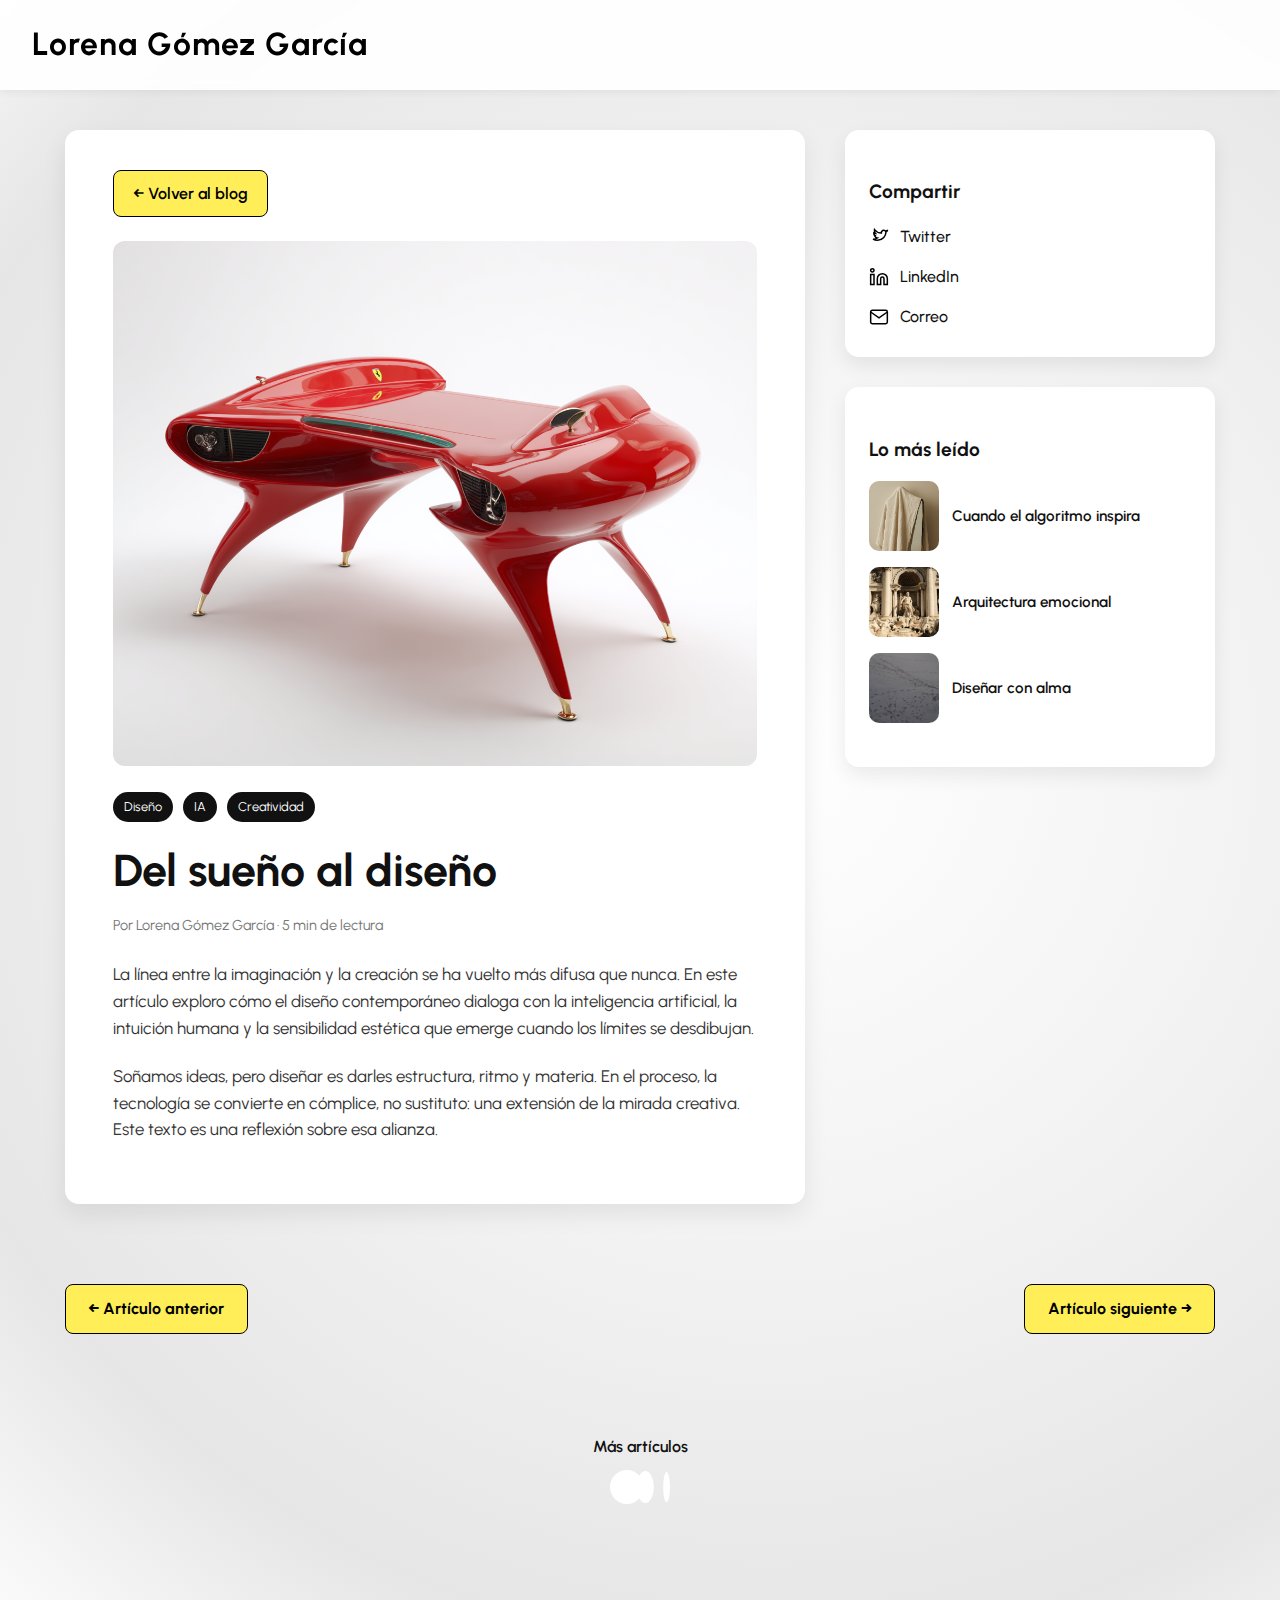
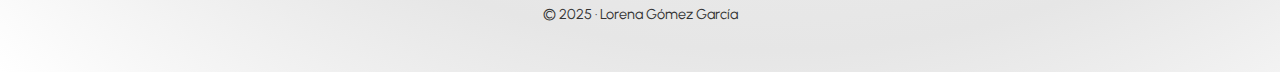
<file: del_sueño_al_diseño.html>
<!DOCTYPE html>
<html lang="es">
<head>
  <meta charset="UTF-8" />
  <meta name="viewport" content="width=device-width, initial-scale=1.0" />
  <title>Del sueño al diseño — Blog · Lorena Gómez García</title>

  <!-- Tipografía y estilos -->
  <link href="https://fonts.googleapis.com/css2?family=Urbanist:wght@400;500;600;700;800&display=swap" rel="stylesheet" />
  <link rel="stylesheet" href="stylealbum.css" />

  <style>
    body {
      background: radial-gradient(circle at 60% 45%, #ffffff 0%, #f3f3f3 40%, #e6e6e6 75%, #ffffff 100%);
      font-family: 'Urbanist', sans-serif;
      color: #111;
      line-height: 1.6;
      padding-top: 90px;
    }

    /* Caja principal */
    main.post-page {
      max-width: 1150px;
      margin: 0 auto;
      display: grid;
      grid-template-columns: 2fr 1fr;
      gap: 40px;
      padding: 40px 20px 80px;
    }

    .article-box {
      background: #fff;
      border-radius: 14px;
      box-shadow: 0 10px 25px rgba(0,0,0,0.08);
      padding: 40px 48px;
    }

    .article-box img.portada {
      width: 100%;
      border-radius: 12px;
      margin-bottom: 1.6rem;
      object-fit: cover;
    }

    .categories {
      display: flex;
      flex-wrap: wrap;
      gap: .6rem;
      margin-bottom: .8rem;
    }
    .cat {
      background: #111;
      color: #fff;
      font-size: .8rem;
      padding: .3rem .7rem;
      border-radius: 999px;
    }

    .article-box h1 {
      font-size: clamp(2rem, 1.2rem + 2vw, 3rem);
      margin: 0 0 .5rem;
      font-weight: 700;
    }

    .article-meta {
      font-size: .9rem;
      color: #777;
      margin-bottom: 1.5rem;
    }

    .article-box p {
      font-size: 1.05rem;
      color: #333;
      margin-bottom: 1.3rem;
    }

    .volver-blog {
      display: inline-block;
      margin-bottom: 1.5rem;
      background: #FFEE58;
      border: 1.5px solid #000;
      color: #000;
      font-weight: 600;
      border-radius: 8px;
      padding: .6rem 1.2rem;
      text-decoration: none;
      transition: all .3s ease;
    }
    .volver-blog:hover {
      background: #000;
      color: #fff;
      transform: translateY(-2px);
    }

    /* ASIDE */
    aside {
      display: flex;
      flex-direction: column;
      gap: 30px;
    }

    .aside-box {
      background: #fff;
      border-radius: 14px;
      box-shadow: 0 8px 20px rgba(0,0,0,0.08);
      padding: 28px 24px;
    }

    .aside-box h3 {
      font-size: 1.2rem;
      margin-bottom: 1rem;
      font-weight: 700;
    }

    /* Compartir */
    .share-buttons {
      display: flex;
      flex-direction: column;
      gap: .9rem;
    }

    .share-buttons a {
      display: flex;
      align-items: center;
      gap: .7rem;
      color: #111;
      text-decoration: none;
      font-weight: 500;
      transition: transform .25s ease;
    }
    .share-buttons a:hover { transform: translateX(4px); }

    .share-buttons svg {
      width: 20px;
      height: 20px;
      stroke: #000;
    }

    /* Lo más leído */
    .most-read-item {
      display: flex;
      align-items: center;
      gap: .8rem;
      margin-bottom: 1rem;
      text-decoration: none;
      color: #111;
      transition: transform .25s ease;
    }
    .most-read-item:hover { transform: translateX(4px); }

    .most-read-item img {
      width: 70px;
      height: 70px;
      border-radius: 10px;
      object-fit: cover;
      flex-shrink: 0;
    }

    .most-read-item span {
      font-size: .95rem;
      font-weight: 600;
    }

    /* Navegación */
    .article-nav {
      display: flex;
      justify-content: space-between;
      max-width: 1150px;
      margin: 0 auto 100px;
      padding: 0 20px;
    }

    .article-nav a {
      background: #FFEE58;
      color: #000;
      font-weight: 700;
      border: 1.5px solid #000;
      padding: .7rem 1.4rem;
      border-radius: 8px;
      text-decoration: none;
      transition: all .3s ease;
    }

    .article-nav a:hover {
      background: #000;
      color: #fff;
      transform: translateY(-2px);
    }

    /* Medium */
    .leer-mas-medium {
      text-align: center;
      margin: 80px auto 50px;
    }
    .leer-mas-texto {
      font-weight: 600;
      margin-bottom: 10px;
    }
    .medium-link svg {
      width: 60px;
      height: auto;
    }

    /* Footer transparente */
    footer {
      background: transparent !important;
      border: none;
      text-align: center;
      color: #333;
      padding: 1rem;
      margin-bottom: 30px;
    }

    @media (max-width: 900px) {
      main.post-page { grid-template-columns: 1fr; padding: 20px; }
      .article-box { padding: 28px 24px; }
      .article-nav { flex-direction: column; gap: 16px; align-items: center; }
    }
  </style>
</head>

<body class="page-blog">

  <!-- Preloader -->
  <div id="preloader">
    <div class="dots">
      <div class="dot"></div><div class="dot"></div><div class="dot"></div>
    </div>
  </div>

  <!-- Header -->
  <header id="main-header">
    <h1 class="logo" data-short="Lorena Gómez">Lorena Gómez García</h1>
    <button class="menu-toggle" aria-expanded="false" aria-controls="primary-nav" aria-label="Abrir menú">
      <span class="menu-icon" aria-hidden="true">+</span>
    </button>
    <nav id="primary-nav" aria-label="Menú principal" hidden>
      <a href="index.html">Home</a>
      <a href="redacción.html">Redacción</a>
      <a href="diseño.html">Diseño</a>
      <a href="fotografía.html">Fotografía</a>
      <a href="index.html#contacto" class="btn-contacto">Contacto</a>
    </nav>
  </header>

  <!-- CONTENIDO -->
  <main class="post-page">
    <article class="article-box">
      <a href="blog.html" class="volver-blog">← Volver al blog</a>

      <img src="images/imgblog_designfurniture.png" alt="Portada del artículo Del sueño al diseño" class="portada"/>

      <div class="categories">
        <span class="cat">Diseño</span>
        <span class="cat">IA</span>
        <span class="cat">Creatividad</span>
      </div>

      <h1>Del sueño al diseño</h1>
      <div class="article-meta">Por Lorena Gómez García · 5 min de lectura</div>

      <p>La línea entre la imaginación y la creación se ha vuelto más difusa que nunca. En este artículo exploro cómo el diseño contemporáneo dialoga con la inteligencia artificial, la intuición humana y la sensibilidad estética que emerge cuando los límites se desdibujan.</p>

      <p>Soñamos ideas, pero diseñar es darles estructura, ritmo y materia. En el proceso, la tecnología se convierte en cómplice, no sustituto: una extensión de la mirada creativa. Este texto es una reflexión sobre esa alianza.</p>
    </article>

    <aside>
      <div class="aside-box">
        <h3>Compartir</h3>
        <div class="share-buttons">
          <a href="#"><svg xmlns="http://www.w3.org/2000/svg" fill="none" viewBox="0 0 24 24" stroke-width="1.8"><path d="M22 4s-1.5.6-2.3.8c-.8-.9-2.2-1.2-3.3-.6-1.1.6-1.8 1.9-1.6 3.1-3.2-.1-6.3-1.7-8.2-4.2C6.3 5 6.5 6.7 7.6 7.7c-.6 0-1.2-.2-1.8-.4v.1c0 1.7 1.1 3.1 2.7 3.5-.5.1-1 .1-1.5 0 .4 1.3 1.6 2.2 3 2.3-1.2.9-2.7 1.4-4.2 1.4-.3 0-.6 0-.9-.1 1.6 1 3.5 1.5 5.4 1.5 6.5 0 10-5.4 10-10V6c.7-.5 1.3-1.1 1.8-1.8Z"/></svg> Twitter</a>
          <a href="#"><svg xmlns="http://www.w3.org/2000/svg" fill="none" viewBox="0 0 24 24" stroke-width="1.8"><path d="M16 8a6 6 0 0 1 6 6v7h-4v-7a2 2 0 0 0-4 0v7h-4v-7a6 6 0 0 1 6-6Z"/><rect x="2" y="9" width="4" height="12"/><circle cx="4" cy="4" r="2"/></svg> LinkedIn</a>
          <a href="#"><svg xmlns="http://www.w3.org/2000/svg" fill="none" viewBox="0 0 24 24" stroke-width="1.8"><rect x="2" y="4" width="20" height="16" rx="2" ry="2"/><polyline points="22,6 12,13 2,6"/></svg> Correo</a>
        </div>
      </div>

      <div class="aside-box">
        <h3>Lo más leído</h3>
        <a href="#" class="most-read-item">
          <img src="images/imgblog_intimidad.png" alt="">
          <span>Cuando el algoritmo inspira</span>
        </a>
        <a href="#" class="most-read-item">
          <img src="images/imgblog_italia.jpg" alt="">
          <span>Arquitectura emocional</span>
        </a>
        <a href="#" class="most-read-item">
          <img src="images/imgblog_muerte.JPG" alt="">
          <span>Diseñar con alma</span>
        </a>
      </div>
    </aside>
  </main>

  <div class="article-nav">
    <a href="#">← Artículo anterior</a>
    <a href="#">Artículo siguiente →</a>
  </div>

  <section class="leer-mas-medium">
    <p class="leer-mas-texto">Más artículos</p>
    <a href="https://medium.com/@Litlorg" target="_blank" class="medium-link" aria-label="Leer más en Medium">
      <svg xmlns="http://www.w3.org/2000/svg" viewBox="0 0 1043.63 592.71" fill="#fff"><path d="M588.67 296.36c0 163.68-131.58 296.35-294.33 296.35S0 460 0 296.36 131.58 0 294.34 0s294.33 132.67 294.33 296.36zm173.53 0c0 154.12-65.79 279.12-146.97 279.12s-146.97-125-146.97-279.12 65.79-279.11 146.97-279.11 146.97 124.99 146.97 279.11zm281.43 0c0 145.49-26.31 263.47-58.78 263.47s-58.78-117.98-58.78-263.47 26.31-263.46 58.78-263.46 58.78 117.97 58.78 263.46z"/></svg>
    </a>
  </section>

  <div class="redes-contacto">
    <div class="iconos-redes">
      <a href="https://www.instagram.com/lorenagmzz" target="_blank" aria-label="Perfil personal"><svg xmlns="http://www.w3.org/2000/svg" fill="none" viewBox="0 0 24 24" stroke-width="1.8"><path d="M20 21v-2a4 4 0 0 0-4-4H8a4 4 0 0 0-4 4v2"/><circle cx="12" cy="7" r="4"/></svg></a>
      <a href="https://www.instagram.com/vanlor.studio" target="_blank" aria-label="Instagram"><svg xmlns="http://www.w3.org/2000/svg" fill="none" viewBox="0 0 24 24" stroke-width="1.8"><rect x="2" y="2" width="20" height="20" rx="5" ry="5"/><path d="M16 11.37A4 4 0 1 1 12.63 8 4 4 0 0 1 16 11.37z"/></svg></a>
      <a href="https://www.linkedin.com/in/lorena-gomez-garcia" target="_blank" aria-label="LinkedIn"><svg xmlns="http://www.w3.org/2000/svg" fill="none" viewBox="0 0 24 24" stroke-width="1.8"><path d="M16 8a6 6 0 0 1 6 6v7h-4v-7a2 2 0 0 0-4 0v7h-4v-7a6 6 0 0 1 6-6Z"/><rect x="2" y="9" width="4" height="12"/><circle cx="4" cy="4" r="2"/></svg></a>
      <a href="mailto:lorenagomezcontacto@gmail.com" aria-label="Correo electrónico"><svg xmlns="http://www.w3.org/2000/svg" fill="none" viewBox="0 0 24 24" stroke-width="1.8"><rect x="2" y="4" width="20" height="16" rx="2" ry="2"/><polyline points="22,6 12,13 2,6"/></svg></a>
    </div>
  </div>

  <footer>© 2025 · Lorena Gómez García</footer>

  <script>
    window.addEventListener('load',()=>{document.getElementById('preloader').classList.add('hide')});
    (function(){const h=document.getElementById('main-header');let y0=window.scrollY;
      window.addEventListener('scroll',()=>{const y=window.scrollY;if(y>y0)h.classList.add('hide');else h.classList.remove('hide');if(y>60)h.classList.add('solid');else h.classList.remove('solid');y0=y<0?0:y;},{passive:true});})();
  </script>
</body>
</html>
</file>
<file: stylealbum.css>
/* ============================================================
   FOTOGRAFÍA — RESTAURADA Y BLINDADA
   ============================================================ */
body.fotografia-page {
  background: #000;
  font-family: 'Urbanist', sans-serif;
  color: #fff;
  overflow-x: hidden;
}

/* ====== SECCIÓN EDITORIAL (Slideshow 16:9) ====== */
.editorial {
  position: relative;
  background: #000;
  display: flex;
  justify-content: center;
  align-items: center;
  padding: clamp(3rem, 8vw, 4rem) 0;
  overflow: hidden;
  z-index: 1;
}

.editorial .slideshow {
  position: relative;
  width: min(92vw, 1200px);
  aspect-ratio: 16 / 9;
  border-radius: 16px;
  overflow: hidden;
  box-shadow: 0 0 35px rgba(0,0,0,.6);
}

.editorial .slideshow img {
  position: absolute;
  inset: 0;
  width: 100%;
  height: 100%;
  object-fit: cover;
  opacity: 0;
  transition: opacity 1.8s ease-in-out;
}

.editorial .slideshow img.active {
  opacity: 1;
  z-index: 1;
}

/* ====== TÍTULO VERTICAL ====== */
.editorial h2 {
  position: absolute;
  left: calc(50% - min(600px, 46vw)); /* margen izquierdo del slideshow */
  top: 50%;                          /* centrado vertical */
  transform: translateY(-50%) rotate(180deg);
  transform-origin: center;
  writing-mode: vertical-rl;

  /* evita salto de línea */
  white-space: nowrap;

  /* estilo visual */
  font-family: 'Orbitron', sans-serif;
  font-weight: 700;
  font-size: clamp(3rem, 2.8rem + 1vw, 3.3rem);
  letter-spacing: 2px;
  text-transform: uppercase;
  color: rgba(255,255,255,0.85);
  text-shadow: 0 0 8px rgba(255,255,255,0.25);
  margin: 0;
  z-index: 2;
  pointer-events: none;
}


/* ====== SECCIÓN ÁLBUM (Carrusel horizontal) ====== */
.album {
  position: relative;
  background: #000;
  color: #fff;
  padding: clamp(2.5rem, 7vw, 3rem) 0 5rem;
  text-align: center;
  overflow: hidden;
  z-index: 1;
  isolation: isolate;
}
.album h2 {
  font-family: 'Orbitron', sans-serif;
  font-size: clamp(2.7rem, 2.5rem + 1vw, 3.0rem);
  font-weight: 700;
  margin-bottom: 1.2rem;
  text-transform: uppercase;
  letter-spacing: 2px;
}

.album .viewport {
  position: relative;
  width: min(1200px, 92vw);
  height: min(70vh, 78svh);
  margin: 0 auto;

  /* ✅ permitir desplazamiento horizontal con touchpad/gesto */
  overflow-x: auto;
  overflow-y: hidden;
  -webkit-overflow-scrolling: touch;  /* inercia en iOS */

  scroll-snap-type: x mandatory;
  display: flex;
  scroll-behavior: smooth;

  /* ocultar barra sin desactivar scroll */
  scrollbar-width: none;
}
.album .viewport::-webkit-scrollbar { display: none; }

.album .track {
  display: flex;
  gap: 2rem;
  align-items: center;
  height: 100%;
  will-change: transform;
  transition: transform .6s cubic-bezier(.22,.61,.36,1);
}
.album figure {
  position: relative;
  flex: 0 0 auto;
  border-radius: 14px;
  overflow: hidden;
  background: #111;
  box-shadow: 0 10px 30px rgba(0,0,0,.55);
  margin: 0;
  display: flex;
  justify-content: center;
  align-items: center;
  transition: transform .3s ease, box-shadow .3s ease;
}
.album figure:hover {
  transform: scale(1.03);
  box-shadow: 0 10px 35px rgba(0,0,0,.65);
}
.album figure img {
  height: 100%;
  width: auto;
  max-height: 65vh;
  border-radius: inherit;
  object-fit: contain;
}

/* Orientaciones (compatibles con mayúsculas de tu HTML) */
.album figure.horizontal img,
.album figure.Horizontal img { max-width: 60vw; }

.album figure.vertical img,
.album figure.Vertical img { max-width: 35vw; max-height: 70vh; }

.album figure.square img,
.album figure.Square img   { max-width: 45vw; max-height: 65vh; }

/* Overlay / leyendas */
.album figcaption {
  position: absolute;
  inset: 0;
  display: flex;
  align-items: flex-end;
  padding: 1rem;
  background: linear-gradient(to top, rgba(0,0,0,0.55) 0%, transparent 85%);
  opacity: 0;
  transition: opacity .25s ease;
}
.album figure:hover figcaption { opacity: 1; }
.album .badge {
  background: rgba(0,0,0,.35);
  padding: .25rem .55rem;
  border-radius: 999px;
  border: 1px solid rgba(255,255,255,.35);
  backdrop-filter: blur(2px);
  margin-right: .4rem;
}

/* Navegación (arreglado padding y bloque completo) */
.album .nav {
  position: absolute;
  inset: 0;
  pointer-events: none;
  display: flex;
  justify-content: space-between;
  align-items: center;
  padding: 0 1rem;                 /* ← antes estaba truncado */
}
.album button.arrow {
  pointer-events: auto;
  cursor: pointer;
  background: rgba(255,255,255,.08);
  border: 1px solid rgba(255,255,255,.25);
  width: 44px; height: 44px;
  border-radius: 50%;
  display: grid; place-items: center;
  transition: transform .12s ease, background .2s ease, border-color .2s ease;
}
.album button.arrow:hover {
  background: rgba(255,255,255,.18);
  border-color: rgba(255,255,255,.45);
  transform: scale(1.05);
}
.album button svg { width: 22px; height: 22px; stroke: #fff; }
.album .counter {
  position: absolute;
  bottom: 10px; right: 14px;
  font-size: .85rem;
  color: rgba(255,255,255,.7);
}

/* Responsivo álbum */
@media (max-width: 820px){
  .album .track{ gap: 1.2rem; }
  .album figure{ border-radius: 12px; }
  .album figure.horizontal{ width: 90vw; }
  .album figure.vertical  { width: 60vw; }
  .album figure.square    { width: 75vw; }
}

/* ============================================================
   GENERALES — base común del sitio (seguro para Fotografía)
   ============================================================ */

:root{
  --brand-yellow: #FFEE58;
  --fg: #111;
  --bg: #fff;
}

/* Tipografía y reset suave */
html, body { margin:0; padding:0; overflow-x:hidden; }
body{
  font-family: 'Urbanist', sans-serif;
  color: var(--fg);
  background: var(--bg);
  line-height: 1.6;
  cursor: url("images/cursor_lorena_minimal_24.png") 2 2, auto;
  padding-top: 90px; /* para header fijo */
}

/* ===== HEADER FIJO ===== */
#main-header{
  position: fixed; top:0; left:0; right:0; z-index:1000;
  display:flex; justify-content:space-between; align-items:center;
  padding: 1.2rem 2rem;
  font-size: 1.2rem;
  background: rgba(255,255,255,0.92);
  backdrop-filter: blur(5px);
  box-shadow: 0 2px 8px rgba(0,0,0,0.06);
  transition: transform .25s ease, background .25s ease, box-shadow .25s ease, opacity .25s ease;
  opacity:1; transform: translateY(0);
}
#main-header.hide{ transform: translateY(-100%); opacity:1; pointer-events:none; }
header.solid{ background: rgba(255,255,255,0.95); box-shadow: 0 3px 12px rgba(0,0,0,0.10); }

.logo{
  margin:0;
  font-weight:700; font-size:2rem; letter-spacing:1px;
  font-family:'Urbanist', sans-serif;
  color: #000 !important;

}

/* Navegación (desktop) */
#primary-nav a{
  margin-left:1.5rem; text-decoration:none; color:#333; font-weight:700; display:inline-block;
  transition: transform .3s ease, color .3s ease;
}
#primary-nav a:hover{ color:#000; transform: scale(1.08); }

/* Botón CTA en header */
.btn-contacto{
  padding:.6rem 1.2rem; border:1.5px solid #111; border-radius:6px; margin-left:1.5rem;
  font-weight:bold; display:inline-block;
  transition: all .3s ease;
  background-color: var(--brand-yellow); color:#000;
}
.btn-contacto:hover{
  background:#111; color:#fff; transform: scale(1.08);
  color: #fff !important;  /* fuerza el texto blanco */
  box-shadow: 0 5px 15px rgba(0,0,0,0.2);
}

/* ===== HEADER móvil (≤ 899.98px) ===== */
@media (max-width: 899.98px){

  #main-header{
    position: sticky; top:0; z-index:100;
    display:grid !important;
    grid-template-columns: 1fr auto;
    grid-auto-rows: min-content;
    align-items:center;
    padding:12px 16px;
    background:#fff;
    border-bottom:none; /* sin línea que se quedaba colgando */
  }

  #main-header .logo{
    margin:0; line-height:1.1; font-weight:700; font-size:0;
    white-space:nowrap; color:transparent; position:relative;
  }
  #main-header .logo::before{
    content:"Lorena Gómez";
    font-size:1.06rem; font-weight:700; color:#111; position:absolute; inset:0;
  }

  .menu-toggle{
    justify-self:end;
    appearance:none; border:0; background:transparent; cursor:pointer;
    line-height:1; padding:6px 8px; margin:0;
    font-weight:800; font-size:1.9rem; color:#FFC300;
  }
  .menu-toggle:focus-visible{ outline:2px solid #FFC300; outline-offset:2px; }
  .menu-toggle[aria-expanded="true"] .menu-icon{ display:none; }
  .menu-toggle[aria-expanded="true"]::after{ content:"×"; }

  #primary-nav{
    grid-column: 1 / -1;
    overflow:hidden;
    max-height:0;
    transition:max-height .35s ease;
    width:100%;
    text-align:center;
    border-bottom:none; /* sin línea final */
    margin-top: 6%;
    margin-bottom: 6%;
  }

  /* enlaces normales */
  #primary-nav a{
    display:block;
    padding:12px 16px;
    text-decoration:none;
    color:#111;
    font-weight:600;
    border-top:1px solid #f5f5f5;
  }
  #primary-nav a:first-of-type{ border-top:none; }

  /* botón contacto igual al menú anterior */
  #primary-nav .btn-contacto{
    display:inline-block;
    background:#FFEE58;
    color:#000;
    border:1px solid #000;
    border-radius:6px;
    padding:0.55rem 1.2rem;
    margin-top:0.7rem;
    margin-bottom: 0.1rem;
    font-size:1rem;
    font-weight:600;
    letter-spacing:0.05em;
    border-top:1px solid #000000; /* separador justo antes */
  }
  #primary-nav .btn-contacto:hover{
    background:#ffe02f;
    transform:scale(1.04);
  }
}

/* mostrar el nav cuando aria-expanded="true" */
.menu-toggle[aria-expanded="true"] + #primary-nav{
  max-height:600px;
}

/* Escritorio: oculta botón */
@media (min-width:900px){
  #main-header .menu-toggle{ display:none; }
}

/* ===== PRELOADER ===== */
#preloader{
  position: fixed; inset:0; z-index:9999;
  display: grid; place-items: center;
  background: #000; transition: opacity .6s ease, visibility .6s ease;
}
#preloader.hide{ opacity: 0; visibility: hidden; pointer-events: none; }
.dots{ display: inline-flex; gap: .6rem; }
.dot{
  width: 12px; height: 12px; border-radius: 50%;
  background: var(--brand-yellow);
  transform: scale(0.6);
  animation: dotPulse 1s infinite ease-in-out;
}
.dot:nth-child(2){ animation-delay: .15s; }
.dot:nth-child(3){ animation-delay: .3s; }
@keyframes dotPulse{
  0%, 80%, 100% { transform: scale(0.6); opacity: .6; }
  40% { transform: scale(1); opacity: 1; }
}

/* Texto accesible oculto visualmente */
.sr{
  position:absolute; width:1px; height:1px; overflow:hidden;
  clip: rect(1px,1px,1px,1px); white-space: nowrap;
}

/* Accesibilidad: menos movimiento */
@media (prefers-reduced-motion: reduce){
  .dot{ animation: none; }
  #preloader{ transition: none; }
}

/* ===== Footer genérico ===== */
footer{
  text-align:center; padding:1.5rem; background:#000000;
  font-size:.9rem; color:#ffffff;
}

/* Utilidades */
a{ color: inherit; }
img{ max-width:100%; height:auto; display:block; }
.container{ max-width:1100px; margin:0 auto; padding:0 20px; }


/* Lightbox */
.lightbox{
  position: fixed; inset: 0;
  display: none;            /* se activa con .open */
  align-items: center; justify-content: center;
  background: rgba(0,0,0,.88);
  z-index: 2147483000;
  padding: 4vh 4vw;
}
.lightbox.open{ display: flex; }

.lightbox-img{
  max-width: min(1200px, 92vw);
  max-height: 90vh;
  border-radius: 12px;
  box-shadow: 0 10px 40px rgba(0,0,0,.6);
  object-fit: contain;
}

.lightbox-close{
  position: absolute; top: 12px; right: 12px;
  width: 44px; height: 44px; border-radius: 999px;
  background: rgba(0,0,0,.5);
  border: 1px solid rgba(255,255,255,.45);
  color: #fff; font-size: 28px; line-height: 1;
  display: grid; place-items: center;
  cursor: pointer;
  transition: transform .12s ease, background .2s ease, border-color .2s ease;
}
.lightbox-close:hover{
  transform: scale(1.05);
  background: rgba(255,255,255,.18);
  border-color: rgba(255,255,255,.6);
}

/* Evita que el título vertical tape gestos/clic (ya lo tienes en muchos sitios, lo recuerdo) */
.album > h2{ pointer-events: none; }

/* Deja pasar los clics a la imagen */
.album figcaption { pointer-events: none; }

/* === REDES CONTACTO (iconos SVG integrados) === */
.redes-contacto {
  margin-top: 3rem;
  text-align: center;
  font-size: 1rem;
  color: #ffffff;
  background: transparent;
}

.redes-contacto p {
  margin-bottom: 1rem;
  font-weight: 500;
}

.iconos-redes {
  display: flex;
  justify-content: center;
  gap: 1.5rem;
}

.iconos-redes a svg {
  transition: transform 0.25s ease, stroke 0.25s ease;
  opacity: 0.85;
  stroke: #fff;           /* trazo claro */

}

.iconos-redes a:hover svg {
  transform: scale(1.15);
  stroke: #ffffff;
  opacity: 1;
}

/* ===== IA Zigzag ===== */
.ia-zigzag{
  position: relative;
  background:#000;
  color:#fff;
  overflow: hidden;
  /* “de una en una” al hacer scroll */
  scroll-snap-type: y mandatory;
}
.ia-zigzag .ia-title{
  font-family: 'Orbitron', sans-serif;
  font-size: 52px;
  text-transform: uppercase;
  letter-spacing: 2px;
  text-align: center;
  color:#fff;
}

.ia-shot{
  position: relative;
  min-height: 100svh;                 /* pantalla completa */
  display: flex;
  align-items: center;
  justify-content: flex;        /* por defecto: imagen a la izq */
  padding: clamp(4px, 0.5vw, 8px) clamp(16px, 2.5vw, 28px);
  scroll-snap-align: start;
  opacity: 0;
  transform: translateY(20px);
  transition: opacity .6s ease, transform .6s ease;
  isolation: isolate;
  margin-bottom: 2%;
}
.ia-shot.is-in{ opacity:1; transform: translateY(0); }

.ia-shot img{
  width: min(75vw, 1200px);
  height: 86svh;              /* o 90svh / 100svh */
  object-fit: contain;        /* ajusta sin cortar */
  object-position: center top;
  border-radius: 16px;
  box-shadow: 0 25px 60px rgba(0,0,0,.65);
  display: block;
}


/* Lado contrario para la tarjeta */
.ia-card{
  position: absolute;
  top: 50%;
  translate: 0 -50%;
  width: clamp(260px, 24vw, 420px);
  background:#fff;
  color:#111;
  border-radius: 14px;
  padding: 1.1rem 1.2rem;
  box-shadow: 0 18px 50px rgba(0,0,0,.35);
  border: 1px solid rgba(0,0,0,.06);

  /* Estado oculto por defecto */
  opacity: 0;
  pointer-events: none;
  transition: opacity .25s ease, transform .25s ease;
}

/* IZQUIERDA: tarjeta sale a la derecha */
.ia-shot.left .ia-card{
  right: clamp(16px, 3vw, 32px);
  transform: translateX(16px);
}

/* DERECHA: imagen al borde dcho, tarjeta al izq */
.ia-shot.right{
  justify-content: flex-end;
}
.ia-shot.right img{
  /* mismo ancho; alinear al borde derecho por el flex */
}
.ia-shot.right .ia-card{
  left: clamp(16px, 3vw, 32px);
  transform: translateX(-16px);
}

/* Mostrar tarjeta en hover/focus */
.ia-shot:hover .ia-card,
.ia-shot:focus-within .ia-card,
.ia-shot.show-card .ia-card{
  opacity: 1;
  transform: translateX(0);
  pointer-events: auto;
}

/* Detalles de la tarjeta */
.ia-card h3{
  margin:0 0 .4rem 0;
  font-weight: 800;
  font-size: clamp(1.05rem, .95rem + .4vw, 1.25rem);
  font-family: 'Orbitron', sans-serif;

}
.ia-card .prompt{
  margin:.15rem 0 .65rem 0;
  font-family: 'Urbanist', sans-serif;
  font-size:1.1rem;
  line-height:1.45;
  text-align: justify;
}
.ia-card .meta{
  list-style: none; padding:0; margin:0; display:flex; flex-wrap:wrap; gap:.45rem .6rem;
  font-size:.85rem; color:#333;
}
.ia-card .meta li{
  background:#f6f6f6; border:1px solid #eee; border-radius:999px; padding:.18rem .6rem;
}

/* Acento de marca */
.ia-card h3::after{
  content:""; display:inline-block; width:.55rem; height:.55rem; margin-left:.4rem;
  background:#FFEE58; border-radius:2px; vertical-align: middle;
}

/* Responsivo */
@media (max-width: 900px){
  .ia-shot{
    padding: 14px;
  }
  .ia-shot img{
    width: 92vw;                       /* que respire más en móvil */
    max-height: 70svh;
    border-radius: 12px;
  }
  .ia-card{
    position: static;                   /* debajo de la imagen */
    translate: 0 0;
    width: auto;
    margin-top: .8rem;
    opacity: 1;                         /* siempre visible en móvil */
    transform: none !important;
    pointer-events: auto;
  }
}

/* Accesibilidad: reducir movimiento */
@media (prefers-reduced-motion: reduce){
  .ia-shot{ transition: none; }
  .ia-card{ transition: none; }
}

/* ===== IA Zigzag — multi toma dentro de un shot ===== */
.ia-shot .ia-frame{
  position: relative;
  width: min(75vw, 1200px);
  max-height: 86svh;
  border-radius: 16px;
  overflow: hidden;
  box-shadow: 0 25px 60px rgba(0,0,0,.65);
}

.ia-shot .stack{
  position: relative;
  width: 100%; height: 100%;
}

.ia-shot .stack img{
  position: absolute; inset: 0;
  width: 100%; height: 100%;
  object-fit: cover;
  opacity: 0; transform: scale(1.01);
  transition: opacity .35s ease, transform .35s ease;
}
.ia-shot .stack img.is-active{
  opacity: 1; transform: scale(1);
  position: absolute;
}

/* Flechas */
.ia-shot .nav {
  position: absolute;
  top: 50%;
  transform: translateY(-50%);
  width: 44px;
  height: 44px;
  border-radius: 999px;
  display: grid;
  place-items: center;
  background: rgba(0, 0, 0, .45);
  border: 1px solid rgba(255, 255, 255, .35);
  color: #fff;
  font-size: 20px;
  cursor: pointer;
  transition: transform .12s ease, background .2s ease, border-color .2s ease;
  pointer-events: auto;
  line-height: 0.8; /* sube un poco el símbolo */
}

.ia-shot .nav:hover {
  transform: translateY(-50%) scale(1.06);
  background: rgba(255, 255, 255, .18);
  border-color: rgba(255, 255, 255, .6);
}

.ia-shot .nav.prev { left: 10px; }
.ia-shot .nav.next { right: 10px; }

/* Contador */
.ia-shot .count{
  position: absolute; bottom: 10px; right: 12px;
  background: rgba(0,0,0,.45);
  border: 1px solid rgba(255,255,255,.35);
  color:#fff; font-size:.85rem;
  padding:.25rem .55rem; border-radius: 999px;
}

/* Mostrar controles solo cuando hay varias (o siempre en touch) */
.ia-shot.has-multi .nav,
.ia-shot.has-multi .count{ opacity: .95; }

/* En móvil: que todo se adapte */
@media (max-width:900px){
  .ia-shot .ia-frame{
    width: 92vw; max-height: 70svh; border-radius: 12px;
  }
  .ia-shot .nav{ width: 40px; height: 40px; font-size: 18px; }
}

/* Reduce motion */
@media (prefers-reduced-motion: reduce){
  .ia-shot .stack img{ transition: none; }
  .ia-shot .nav{ transition: none; }
}

.ia-shot .ia-frame{
  position: relative;
  width: min(75vw, 1200px);
  aspect-ratio: 16 / 10;   /* o 4/5, 3/2… la que use tu serie */
  border-radius: 16px;
  overflow: hidden;
  box-shadow: 0 25px 60px rgba(0,0,0,.65);
}
@media (max-width:900px){
  .ia-shot .ia-frame{
    width: 92vw;
    aspect-ratio: 4 / 5;  /* por ejemplo más vertical en móvil */
    border-radius: 12px;
  }
}

/* Aplica el hover solo en dispositivos que soportan hover real */
@media (hover:hover){
  .ia-shot:hover .ia-card{
    opacity: 1;
    transform: translateX(0);
    pointer-events: auto;
  }
}

/* Si el foco te la deja clavada, puedes quitarlo: */
.ia-shot:focus-within .ia-card{
  /* comenta si no quieres que el foco mantenga la tarjeta visible */
  /* opacity: 1; transform: translateX(0); pointer-events:auto; */
}

/* === Efecto máquina: cursor solo en la línea activa, sin residuos === */
.typewriter{
  max-width: 110ch;
  margin: 0 auto;
  text-align: center;
}

.tw-line{
  font-family: 'Orbitron', sans-serif;
  font-size: clamp(1rem, .95rem + .25vw, 1.15rem);
  color: #ffffff;
  line-height: 1.6;
  display: block;         /* punto y aparte real */
  margin-bottom: 1rem;
  /* CANCELA cualquier resto anterior */
  border-right: 0 !important;
  animation: none !important;
  position: relative;
}

/* Cursor solo cuando la línea está activa */
.tw-line.cursor::after{
  content: "";
  display: inline-block;
  width: 2px;
  height: 1em;
  background: #ffffff;
  margin-left: 2px;
  animation: caret-blink .9s step-end infinite;
  vertical-align: -0.15em; /* ajusta a tu gusto */
}

@keyframes caret-blink { 50% { opacity: 0; } }

/* Accesibilidad */
@media (prefers-reduced-motion: reduce){
  .tw-line.cursor::after { animation: none; }
}

/* Estado inicial: oculto + leve desplazamiento */
.album .album-reveal {
  opacity: 0;
  transform: translateY(20px);
  transition: opacity .6s ease, transform .6s ease;
  will-change: opacity, transform;
}

/* Al entrar en viewport */
.album .album-reveal.is-visible {
  opacity: 1;
  transform: translateY(0);
}

/* Respeta usuarios que reducen animaciones */
@media (prefers-reduced-motion: reduce) {
  .album .album-reveal {
    transition: none;
    opacity: 1 !important;
    transform: none !important;
  }
}


/* INICIO DE ABOUT */
/* ===== Trayectoria en S ===== */
.trayectoria-s{
  background:#000; color:#fff;
  padding: clamp(16px,3vw,24px) 0;
  margin-bottom: 20%;
}

.s-wrap{
  position: relative;
  width: 100%;
  height: min(1200px, 120svh); /* altura visible de la escena */
  overflow: visible;
}

.s-svg{
  position:absolute; inset:0;
  width:100%; height:100%;
  display:block;
}

/* milestones (puntos + tarjeta) */
.milestone{
  position:absolute;
  transform: translate(-50%, -50%);
  opacity:0; filter: blur(6px);
  transition: opacity .4s ease, filter .4s ease, transform .25s ease;
  /* se recolocan por JS con top/left */
}

.milestone.visible{
  opacity:1; filter: blur(0);
}

/* Punto amarillo */
.milestone .dot{
  width:16px; height:16px; border-radius:999px;
  background:#FFEE58; box-shadow:0 0 0 0 rgba(255,238,88,.55);
  display:block; margin:auto;
  animation: pulseDot 1.3s ease-in-out infinite;
}
@keyframes pulseDot{
  0%{ box-shadow:0 0 0 0 rgba(255,238,88,.55) }
  70%{ box-shadow:0 0 0 12px rgba(255,238,88,0) }
  100%{ box-shadow:0 0 0 0 rgba(255,238,88,0) }
}

/* Tarjeta */
.milestone .card{
  margin-top: .65rem;
  background:#fff; color:#111;
  border-radius:14px;
  padding:.9rem 1rem;
  border:1px solid rgba(0,0,0,.06);
  box-shadow: 0 18px 50px rgba(0,0,0,.35);
  width: clamp(240px, 26vw, 360px);
}

.milestone .card h4{
  margin:0 0 .35rem 0; font-weight:800; font-size: clamp(1rem, .9rem + .4vw, 1.15rem);
}
.milestone .card h4::after{
  content:""; display:inline-block; width:.55rem; height:.55rem; margin-left:.4rem;
  background:#FFEE58; border-radius:2px; vertical-align:middle;
}
.milestone .card p{ margin:0; line-height:1.45; color:#333; }

/* alterna lado de las tarjetas automáticamente */
.milestone:nth-child(odd) .card{ transform: translateX(-8px) }
.milestone:nth-child(even) .card{ transform: translateX(8px) }

@media (max-width: 900px){
  .s-wrap{ height: 100svh; }
  .milestone .card{ width: min(80vw, 360px); }
}

.trayectoria-s { position: relative; z-index: 1; }
.about-hero    { position: relative; z-index: 2; }
.trayectoria-s .s-wrap { overflow: hidden; }

.about-hero .btn{
  background: var(--accent, #FFEE58);
  color: #111;
  border: 1px solid #E6D94E;
}
.about-hero .btn:hover{
  background: #f7e542;
  transform: translateY(-1.5px);
}
.about-hero .btn:active{
  background: #f0da2f;
  transform: translateY(0);
  box-shadow: 0 4px 12px rgba(255, 238, 88, .30) inset,
              0 4px 12px rgba(0,0,0,.15);
}
.about-hero .btn:focus-visible{
  outline: 2px solid #111;
  outline-offset: 2px;
  box-shadow: 0 0 0 3px #FFEE58;
}

details{ border-top:1px solid rgba(0,0,0,.08); padding:.6rem 0 }
details:first-of-type{ border-top:0 }
summary{ cursor:pointer; font-weight:700; outline:none }
summary::-webkit-details-marker{ display:none }
summary::after{ content:"+"; float:right; transition: transform .2s ease }
details[open] summary::after{ content:"–" }
details p{ margin:.5rem 0 0 0; color:#333 }

/* ===== IG Clean Cards (sin iframes) ===== */
.ig-clean-grid{
  display:grid;
  grid-template-columns: repeat(3, minmax(0,1fr));
  gap: .9rem;
}

.ig-card{
  position:relative;
  aspect-ratio: 1 / 1;            /* cuadrado perfecto */
  border-radius:12px;
  overflow:hidden;
  background:#111;
  border:1px solid rgba(255,255,255,.12);
  box-shadow: 0 12px 28px rgba(0,0,0,.35);
}

.ig-card img{
  width:100%; height:100%;
  object-fit: cover; display:block;
  filter: saturate(1.02) contrast(1.02);
  transition: transform .28s ease;
}

.ig-card a{
  position:absolute; inset:0; display:block; text-decoration:none;
}

.ig-card a::after{
  content:"";
  position:absolute; inset:0;
  background: linear-gradient(0deg, rgba(0,0,0,.45), rgba(0,0,0,0));
  opacity:.0; transition: opacity .2s ease;
}

/* Badge con usuario */
.ig-badge{
  position:absolute; left:.55rem; bottom:.55rem;
  background: rgba(255,255,255,.95);
  color:#111; font-weight:800; font-size:.8rem;
  padding:.22rem .5rem; border-radius:999px;
  display:flex; align-items:center; gap:.35rem;
  opacity:0; transform: translateY(4px);
  transition: opacity .2s ease, transform .2s ease;
}
.ig-badge svg{ width:14px; height:14px; }

.ig-card:hover img{ transform: scale(1.03); }
.ig-card:hover a::after{ opacity: 1; }
.ig-card:hover .ig-badge{ opacity:1; transform: translateY(0); }

/* Estado de carga / placeholder */
.ig-card .ph{
  position:absolute; inset:0; display:grid; place-items:center;
  color:#888; font-size:.9rem;
}

/* Responsive */
@media (max-width: 980px){
  .ig-clean-grid{ grid-template-columns: repeat(2, 1fr); }
}
@media (max-width: 560px){
  .ig-clean-grid{ grid-template-columns: 1fr; }
}

/* Centrar botón de llamada a la acción */
.ig-follow {
  display: flex;
  justify-content: center;
  margin-top: 1.4rem;
  align-items: center;
  text-align: center;
}

.btn--accent {
  background: var(--accent);
  color: #000;
  font-weight: 700;
  transition: background .25s ease, color .25s ease, transform .15s ease;
  align-items: center;
  text-align: center;
  justify-content: center;
}
.btn--accent:hover {
  background: #fff97a;
  transform: translateY(-1px);
}

/* ===== FAQ — Estética alineada (ajustada) ===== */
.faq-wrap{
  /* + ancho y sin solapar secciones */
  width: min(980px, 92vw);            /* antes: min(820px, 86vw) */
  margin-inline: auto;
  text-align: left;
  margin-top: 0%;                      /* antes: -21% (podía tapar otras secciones) */
  margin-bottom: 7%;
}

.faq-title{
  font-family: 'Urbanist', system-ui, sans-serif;
  font-weight: 800;
  letter-spacing: .5px;
  font-size: clamp(1.8rem, 1.1rem + 2.2vw, 2.6rem);
  margin: 0 0 1rem 0;
  color: var(--fg);
}
.faq-title::after{
  content:""; display:inline-block; width:.6rem; height:.6rem; margin-left:.5rem;
  background: var(--accent); border-radius:2px; vertical-align: middle;
}

.faq-item{
  border-top: 1px solid rgba(255,255,255,.08);
  padding: 1rem 0;                    /* un pelín más de aire vertical */
}
.faq-item:last-of-type{
  border-bottom: 1px solid rgba(255,255,255,.08);
}

/* Pregunta */
.faq-item > summary{
  list-style: none;
  cursor: pointer;
  font-weight: 800;
  color: var(--accent);
  font-size: clamp(1.06rem, .98rem + .35vw, 1.28rem); /* muy leve + */
  outline: none;
  display: flex;
  align-items: center;
  gap: .6rem;
}
.faq-item > summary::-webkit-details-marker{ display:none; }

/* Icono + / – */
.faq-item > summary::before{
  content: "+";
  display: inline-grid; place-items:center;
  width: 1.2rem; height: 1.2rem;
  border: 1px solid rgba(255,255,255,.25);
  border-radius: 6px;
  font-weight: 800; line-height: 1;
  color: #111; background: var(--accent);
  transform: translateY(-1px);
  transition: transform .15s ease;
}
.faq-item[open] > summary::before{ content: "–"; }

/* Respuesta */
.faq-item .answer{
  color: #fff;
  font-size: 1.02rem;
  line-height: 1.6;
  padding: .7rem 0 0 1.4rem;          /* menos sangrado izquierdo (antes 1.8rem) */
  max-width: 100ch;                    /* antes 65ch; hazlo 90ch o quítalo si quieres todo el ancho */
  /* si lo quieres ocupar TODO el ancho: comenta la línea de max-width */
}

/* Hover/focus accesible */
.faq-item > summary:hover{ opacity: .95; }
.faq-item > summary:focus-visible{
  outline: 2px dashed var(--accent);
  outline-offset: 4px;
}

/* Móvil */
@media (max-width: 900px){
  .faq-wrap{ width: min(94vw, 800px); }
  .faq-item .answer{ max-width: 100%; padding-left: 1rem; }
}

/* ===== Certificados ===== */
.certificados{
  width: min(820px, 90vw);
  margin: clamp(40px, 6vh, 80px) auto;
  text-align: left;
  color: var(--fg);
  margin-top: -19%;
  margin-bottom: 8%;
}

.cert-title{
  font-family: 'Urbanist', system-ui, sans-serif;
  font-weight: 800;
  font-size: clamp(1.3rem, 0.6.rem + 2vw, 1.9rem);
  margin-bottom: 1.8rem;
  letter-spacing: .5px;
  position: relative;
}

.cert-title::after{
  content:"";
  display:inline-block;
  width:.6rem;
  height:.6rem;
  margin-left:.5rem;
  background: var(--accent);
  border-radius:2px;
  vertical-align:middle;
}

.cert-grid{
  display: grid;
  grid-template-columns: repeat(auto-fit, minmax(300px, 1fr));
  gap: clamp(1.2rem, 2vw, 2rem);
  align-items: center;
}

.cert-item{
  display: flex;
  align-items: center;
  gap: 1rem;
  background: #111;
  border-radius: var(--radius);
  padding: 1rem 1.2rem;
  border: 1px solid rgba(255,255,255,.08);
  box-shadow: 0 12px 30px rgba(0,0,0,.45);
  transition: transform .2s ease, background .2s ease;
}

.cert-item:hover{
  transform: translateY(-3px);
  background: rgba(255,255,255,.05);
}

.cert-logo{
  width: 54px;
  height: 54px;
  object-fit: contain;
  flex-shrink: 0;
  border-radius: 8px;
  background: #fff;
  padding: 6px;
}

.cert-info h4{
  margin: 0;
  font-weight: 700;
  font-size: 1.05rem;
  color: #fff;
}

.cert-info p{
  margin: 4px 0 0;
  color: #ccc;
  font-size: .95rem;
}

/* ===== Pilares — mismo ancho y título que el FAQ ===== */
.pilares { background:#000; color:var(--fg); }
.pilares-wrap{
  width: min(980px, 92vw); /* antes: min(980px, 92vw) */
  margin-inline: auto;
  text-align: left;
  margin-top: clamp(40px, 6vh, 80px);
  margin-bottom: clamp(40px, 6vh, 80px);
  margin-bottom: 5%;
}

/* Título calcado al de FAQ */
.pilares-title{
  font-family: 'Urbanist', system-ui, sans-serif;
  font-weight: 800;
  letter-spacing: .5px;
  font-size: clamp(1.8rem, 1.1rem + 2.2vw, 2.6rem);
  line-height: 1.1;
  margin: 0 0 1rem 0;
  color: var(--fg);
}
.pilares-title::after{
  content:""; display:inline-block; width:.6rem; height:.6rem; margin-left:.5rem;
  background: var(--accent); border-radius:2px; vertical-align: middle;
}

/* Tarjetas */
.pilares-grid{
  display: grid;
  grid-template-columns: repeat(auto-fit, minmax(240px, 1fr));
  gap: clamp(3rem, 2.5vw, 3rem); /* un poco más de aire entre ellas */
}

.pilar-box{
  background:#111;
  border:1px solid rgba(255,255,255,.08);
  border-radius: var(--radius);
  box-shadow: 0 12px 30px rgba(0,0,0,.45);
  padding: 2rem 2rem;
  transition: transform .25s ease, background .25s ease;
}
.pilar-box:hover{ transform: translateY(-4px); background: rgba(255,255,255,.05); }

.pilar-box h4{
  margin:0 0 .5rem 0;
  font-weight: 700;
  font-size: clamp(1.25rem, 1.15rem + .3vw, 1.4rem);
  letter-spacing:.3px;
  color: var(--accent);
  justify-self: center;
}
.pilar-box p{ margin:0; color:#e5e5e5; line-height:1.55; font-size:1rem; text-align: justify;}

@media (max-width: 900px){
  .pilares-wrap{ width: min(92vw, 720px); }
}

/* Espaciado entre párrafos dentro de cada pilar */
.pilar-box p + p {
  margin-top: 0.9rem;  /* separa el segundo párrafo = punto y aparte visual */
}

@media (max-width: 899.98px){
  body{
    padding-top: 0 !important;
  }
}

@media (max-width: 1024px){
  .editorial h2 {
    display: none !important;
  }
}

@media (max-width: 1024px){
  .editorial .slideshow{
    margin-top: 20px; /* ajusta entre 60–100px */
  }
}

/* ===== IA ZIGZAG — MÓVIL & TABLET ===== */
@media (max-width: 1024px){

  /* 1. Mejorar el título y la introducción */
  .ia-title,
  .typewriter {
    width: 90% !important;
    margin: 0 auto 2rem auto !important;
    text-align: center !important;
  }

  .ia-title {
    font-size: clamp(1.8rem, 1.6rem + 1vw, 2.2rem) !important;
    padding-top: 2rem;
  }

  .typewriter .tw-line {
    font-size: 1rem !important;
    line-height: 1.45 !important;
  }

  /* 2. Cada bloque se apila vertical */
  @media (max-width: 1024px){

  /* Apilar SIEMPRE imagen arriba + tarjeta abajo */
  .ia-shot {
    display: flex !important;
    flex-direction: column !important;
    align-items: center !important;
    justify-content: center !important;
    text-align: center !important;
    gap: 1rem !important;
    padding: 2.rem 0 !important;
  }

  /* Cancelar por completo el zigzag lateral */
  .ia-shot.left .ia-card,
  .ia-shot.right .ia-card {
    position: static !important;
    transform: none !important;
    left: auto !important;
    right: auto !important;
    top: auto !important;
  }

  /* Imagen GRANDE arriba */
  .ia-frame {
    width: 92vw !important;
    max-width: 600px !important;
    margin: 0 auto !important;
    border-radius: 16px !important;
    overflow: hidden !important;
  }

  .ia-frame .stack img {
    border-radius: 16px !important;
  }

  /* Tarjeta más compacta y centrada */
  .ia-card {
    width: 88vw !important;
    max-width: 380px !important;
    margin: 0 auto !important;
    padding: 1.4rem 1.2rem !important;
    border-radius: 14px !important;
    text-align: center !important;
  }

  .ia-card h3 {
    font-size: 1.1rem !important;
    margin-bottom: 0.4rem !important;
  }

  .ia-card .prompt {
    font-size: 0.96rem !important;
    line-height: 1.45 !important;
  }

  .ia-card .meta {
    justify-content: center !important;
  }
}

/* ===== IA ZIGZAG — ULTRA COMPACTO EN MÓVIL ===== */
@media (max-width: 767px){

  /* Sección sin aire extra */
  .ia-zigzag,
  section.ia {
    margin: 0 !important;
    padding: 0 !important;
  }

  /* Título y texto, pegados pero legibles */
  .ia-title {
    margin: 0.2rem auto 0.4rem auto !important;
  }
  .typewriter {
    margin: 0 auto 0.6rem auto !important;
  }
  .typewriter .tw-line {
    margin: 0.15rem 0 !important;
  }

  /* GRUPO IMAGEN + TARJETA = casi sin aire */
  .ia-shot {
    margin: 0 !important;
    padding: 0.1rem 0 !important;
    gap: 0.6rem !important;
  }

  /* Imagen arriba sin margen */
  .ia-frame {
    margin: 0 !important;
    border-radius: 14px !important;
    width: 94vw !important;
    max-width: 600px !important;
  }
  .ia-frame .stack img {
    border-radius: 14px !important;
  }

  /* Tarjeta justo debajo */
  .ia-card {
    margin: 0 !important;
    padding: 0.9rem 1rem !important;
    border-radius: 12px !important;
    width: 88vw !important;
    max-width: 380px !important;
  }

  .ia-card h3 {
    margin: 0 0 0.2rem 0 !important;
  }
  .ia-card .prompt {
    margin: 0 0 0.2rem 0 !important;
  }
  .ia-card .meta {
    margin: 0 !important;
  }

  /* Flechas centradas verticalmente en la imagen */
  .ia-shot .nav {
    position: absolute !important;
    top: 50% !important;
    transform: translateY(-50%) !important;
    background: rgba(0,0,0,.4) !important;
    border-radius: 999px !important;
    width: 38px !important;
    height: 38px !important;
  }
  .ia-shot .nav.prev { left: 10px !important; }
  .ia-shot .nav.next { right: 10px !important; }
}

@media (max-width: 599.98px){

  /* El carrusel se vuelve 1 foto por pantalla */
  .album .viewport {
    width: 100% !important;
    overflow: hidden !important;
  }

  .album .track {
    display: flex !important;
    transition: transform .35s ease !important;
    gap: 0 !important;
  }

  .album .slide {
    flex: 0 0 100% !important;
    display: flex !important;
    justify-content: center !important;
  }

  /* La foto se hace protagonista */
  .album .slide img {
    width: 90% !important;
    max-width: 90% !important;
    height: auto !important;
    border-radius: 12px !important;
    object-fit: cover !important;
  }

  /* Flechas centradas verticalmente en la propia foto */
  .album .nav {
    position: absolute !important;
    top: 50% !important;
    left: 0 !important;
    width: 100% !important;
    transform: translateY(-50%) !important;
    display: flex !important;
    justify-content: space-between !important;
    pointer-events: none !important;
  }

  .album .nav .arrow {
    pointer-events: auto !important;
    background: rgba(255,255,255,0.6) !important;
    backdrop-filter: blur(6px) !important;
    border-radius: 50% !important;
    padding: 0.45rem !important;
  }

  /* Contador bajo la foto, centrado */
  .album .counter {
    margin-top: 1.2rem !important;
    text-align: center !important;
    font-size: 0.9rem !important;
    font-weight: 600 !important;
  }
}

/* ===== CARRUSEL MÓVIL — sin flechas, 1 imagen, scroll táctil ===== */
@media (max-width: 599.98px){

  /* Ocultar flechas */
  .album .nav {
    display: none !important;
  }

  /* Hacer el carrusel deslizable con el dedo */
  .album .viewport {
    overflow-x: scroll;
    scroll-snap-type: x mandatory;
    scrollbar-width: none;
  }
  .album .viewport::-webkit-scrollbar {
    display: none;
  }

  /* Pista de slides */
  .album .track {
    display: inline-flex;
    gap: 0;
  }

  /* Cada slide ocupa toda la pantalla */
  .album .slide {
    flex: 0 0 100%;
    scroll-snap-align: center;
    display: flex;
    justify-content: center;
  }

  /* Foto protagonista */
  .album .slide img {
    width: 90%;
    height: auto;
    border-radius: 14px;
    object-fit: cover;
  }

  /* Contador centrado debajo */
  .album .counter {
    text-align: center;
    margin-top: 1rem;
    font-weight: 600;
  }
}

@media (max-width: 899.98px){
  .about-hero {
    padding-top: calc( clamp(18px, 3.5vw, 40px) + 2.5rem ) !important;
  }
}

/* ===== TRAYECTORIA RESPONSIVE PROPORCIONAL ===== */

/* TABLET (600–899px) */
@media (max-width: 899.98px){
  .trayectoria-s {
    padding: 4.5rem 0;
  }

  .trayectoria-s .s-wrap {
    transform: scale(.80);
    transform-origin: top center;
    margin-left: auto;
    margin-right: auto;
    padding-left: 3rem;
    padding-right: 3rem;
    max-width: 100%;
    overflow: visible;
  }

  .trayectoria-s .card {
    transform: scale(.88);
    transform-origin: center;
  }
}

/* MÓVIL (≤599px) */
@media (max-width: 599.98px){
  .trayectoria-s {
    padding: 5rem 0;
    margin-top: 10%;
  }

  .trayectoria-s .s-wrap {
    height: 90svh !important;
    transform: scale(.64);
    transform-origin: top center;
    margin-left: auto;
    margin-right: auto;
    padding-left: 2.5rem;
    padding-right: 2.5rem;
    max-width: 100%;
    overflow: visible;
  }

  .trayectoria-s .card {
    transform: scale(.98);
    transform-origin: center;
  }

  .trayectoria-s .card h4 {
    font-size: 1.8rem;
  }

  .trayectoria-s .card p {
    font-size: 1.7rem;
    line-height: 1.44;
  }
}

@media (max-width: 599.98px){
  .s-svg {
    height: 130svh !important; /* prueba valores 115–150 */
  }
}

/* ===== RECOLOCACIÓN MANUAL / TABLET ===== */
@media (min-width: 600px) and (max-width: 899.98px){

  /* 2021 */
  .trayectoria-s .milestone[data-at="6"] {
    transform: translate(-235px, -132px);
  }

  /* 2020 — 2022 */
  .trayectoria-s .milestone[data-at="20"] {
    transform: translate(-40px, -130px);
  }

  /* 2023 */
  .trayectoria-s .milestone[data-at="35"] {
    transform: translate(-500px, 10px);
  }

  /* 2020 — 2024 */
  .trayectoria-s .milestone[data-at="40"] {
    transform: translate(-210px, 20px);
  }

  /* 2023 — 2025 */
  .trayectoria-s .milestone[data-at="67"] {
    transform: translate(-320px, 40px);
  }

  /* 2025 — actualidad */
  .trayectoria-s .milestone[data-at="79"] {
    transform: translate(-210px, 90px);
  }
}

/* ===== RECOLOCACIÓN MANUAL / MÓVIL ===== */
@media (max-width: 599.98px){

  .trayectoria-s .milestone[data-at="6"] {
    transform: translate(-210px, -105px);
  }

  .trayectoria-s .milestone[data-at="20"] {
    transform: translate(-135px, -175px);
  }

  .trayectoria-s .milestone[data-at="35"] {
    transform: translate(-350px, -40px);
  }

  .trayectoria-s .milestone[data-at="40"] {
    transform: translate(-255px, 60px);
  }

  .trayectoria-s .milestone[data-at="67"] {
    transform: translate(-185px, 80px);
  }

  .trayectoria-s .milestone[data-at="79"] {
    transform: translate(-120px, 170px);
  }
}

/* CORRECCIÓN DEL CONFLICTO DE TRANSFORMACIÓN */

/* TABLET (600–899px) */
@media (min-width: 600px) and (max-width: 899.98px){
  .trayectoria-s .milestone[data-at="6"]  { transform: scale(.88) translate(-235px, -132px); }
  .trayectoria-s .milestone[data-at="20"] { transform: scale(.88) translate(-40px, -130px); }
  .trayectoria-s .milestone[data-at="35"] { transform: scale(.88) translate(-500px, 10px); }
  .trayectoria-s .milestone[data-at="40"] { transform: scale(.88) translate(-210px, 20px); }
  .trayectoria-s .milestone[data-at="67"] { transform: scale(.88) translate(-320px, 40px); }
  .trayectoria-s .milestone[data-at="79"] { transform: scale(.88) translate(-210px, 90px); }
}

/* MÓVIL (≤599px) */
@media (max-width: 599.98px){
  .trayectoria-s .milestone[data-at="6"]  { transform: scale(.78) translate(-280px, -185px); }
  .trayectoria-s .milestone[data-at="20"] { transform: scale(.78) translate(-35px, -115px); }
  .trayectoria-s .milestone[data-at="35"] { transform: scale(.78) translate(-660px, 170px); }
  .trayectoria-s .milestone[data-at="40"] { transform: scale(.78) translate(-325px, 240px); }
  .trayectoria-s .milestone[data-at="67"] { transform: scale(.78) translate(-195px, 350px); }
  .trayectoria-s .milestone[data-at="79"] { transform: scale(.78) translate(-140px, 500px); }
}

.trayectoria-s,
.trayectoria-s .s-wrap,
.trayectoria-s .milestone,
.trayectoria-s .card {
  overflow: visible !important;
}

/* Quitar hueco extra debajo de la trayectoria en móvil */
@media (max-width: 599.98px){
  .trayectoria-s {
    padding-bottom: 0.2rem !important; /* antes era 5rem */
  }

@media (max-width: 599.98px){
  .trayectoria-s {
    overflow: hidden;
  }
}

  /* Opcional: si la sección siguiente tiene margen/padding extra */
  .trayectoria-s + section,
  .trayectoria-s + .formacion,
  .trayectoria-s + .certificaciones,
  .trayectoria-s + * {
    margin-top: 1.1rem !important;  /* baja el salto */
    padding-top: 0 !important;
  }
}

/* ===== PILARES → 3 columnas en tablet ===== */
@media (min-width: 600px) and (max-width: 899.98px){
  .pilares-grid {
    display: grid;
    grid-template-columns: 1fr 1fr 1fr; /* tres columnas iguales */
    gap: 1.8rem; /* aire entre cajas */
  }

  .pilar-box {
    padding: 1.4rem 1.6rem;
  }
}

/* ===== GRID INSTAGRAM — 3 columnas en tablet y escritorio ===== */

.ig-clean-grid {
  display: grid;
  gap: 1rem; /* separación entre posts */
}

/* Tablet en adelante: 3 columnas en la misma fila */
@media (min-width: 600px) {
  .ig-clean-grid {
    grid-template-columns: repeat(3, 1fr);
  }
}

/* Si quieres que las imágenes siempre rellenen sin deformarse */
.ig-clean-grid img {
  width: 100%;
  height: 100%;
  object-fit: cover;
  display: block;
}

.magazine:fullscreen .mag-viewport,
.magazine:-webkit-full-screen .mag-viewport {
  width: 100vw;
  height: 100vh;
}

.magazine:fullscreen .mag-page img,
.magazine:-webkit-full-screen .mag-page img {
  object-fit: contain;
  width: 100%;
  height: 100%;
}

#mag-fullscreen {
  font-size: 18px;
  padding: 4px 8px;
  cursor: pointer;
}

@media (max-width: 599.98px){
  .certificados {
    margin-top: 0 !important;
    margin-bottom: 2rem !important;
  }
}

@media (max-width: 599.98px){
  .trayectoria-s {
    display: flow-root; /* elimina el colapso sin cortar nada visual */
  }
}
</file>
